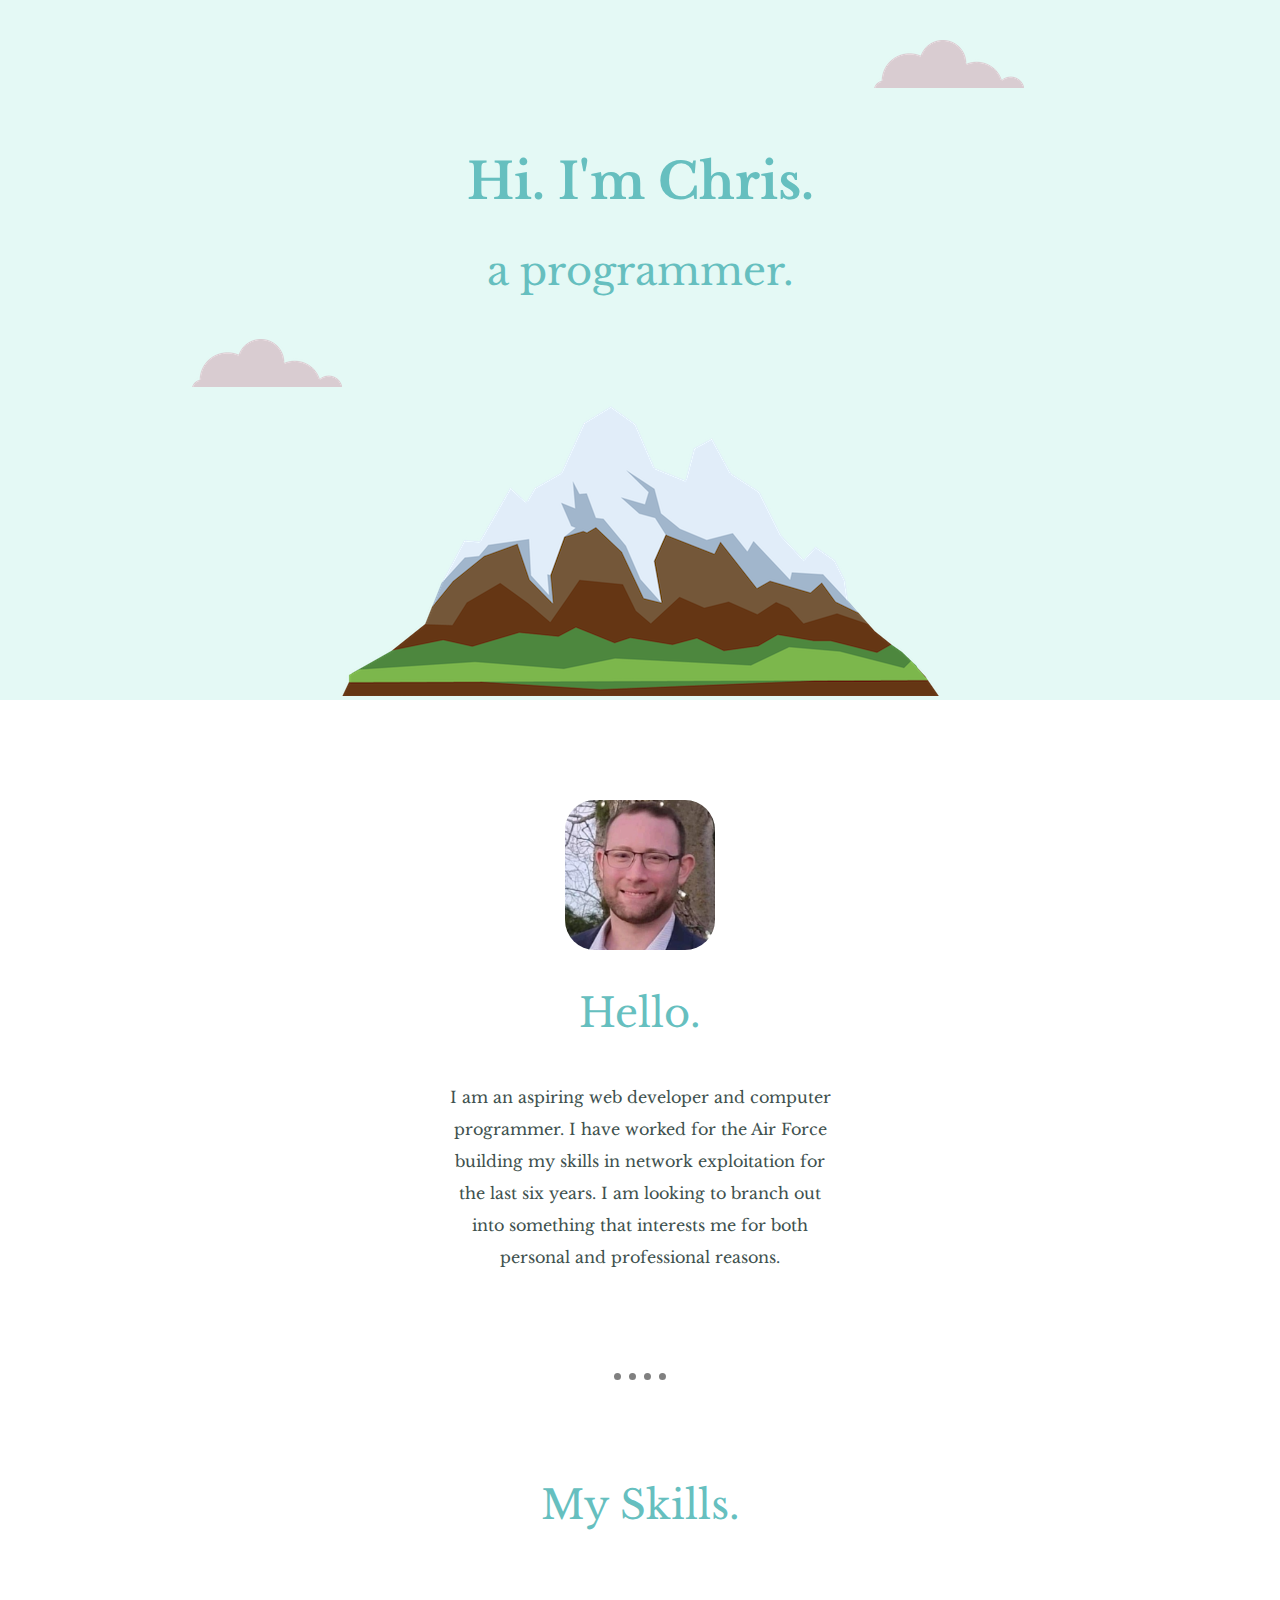
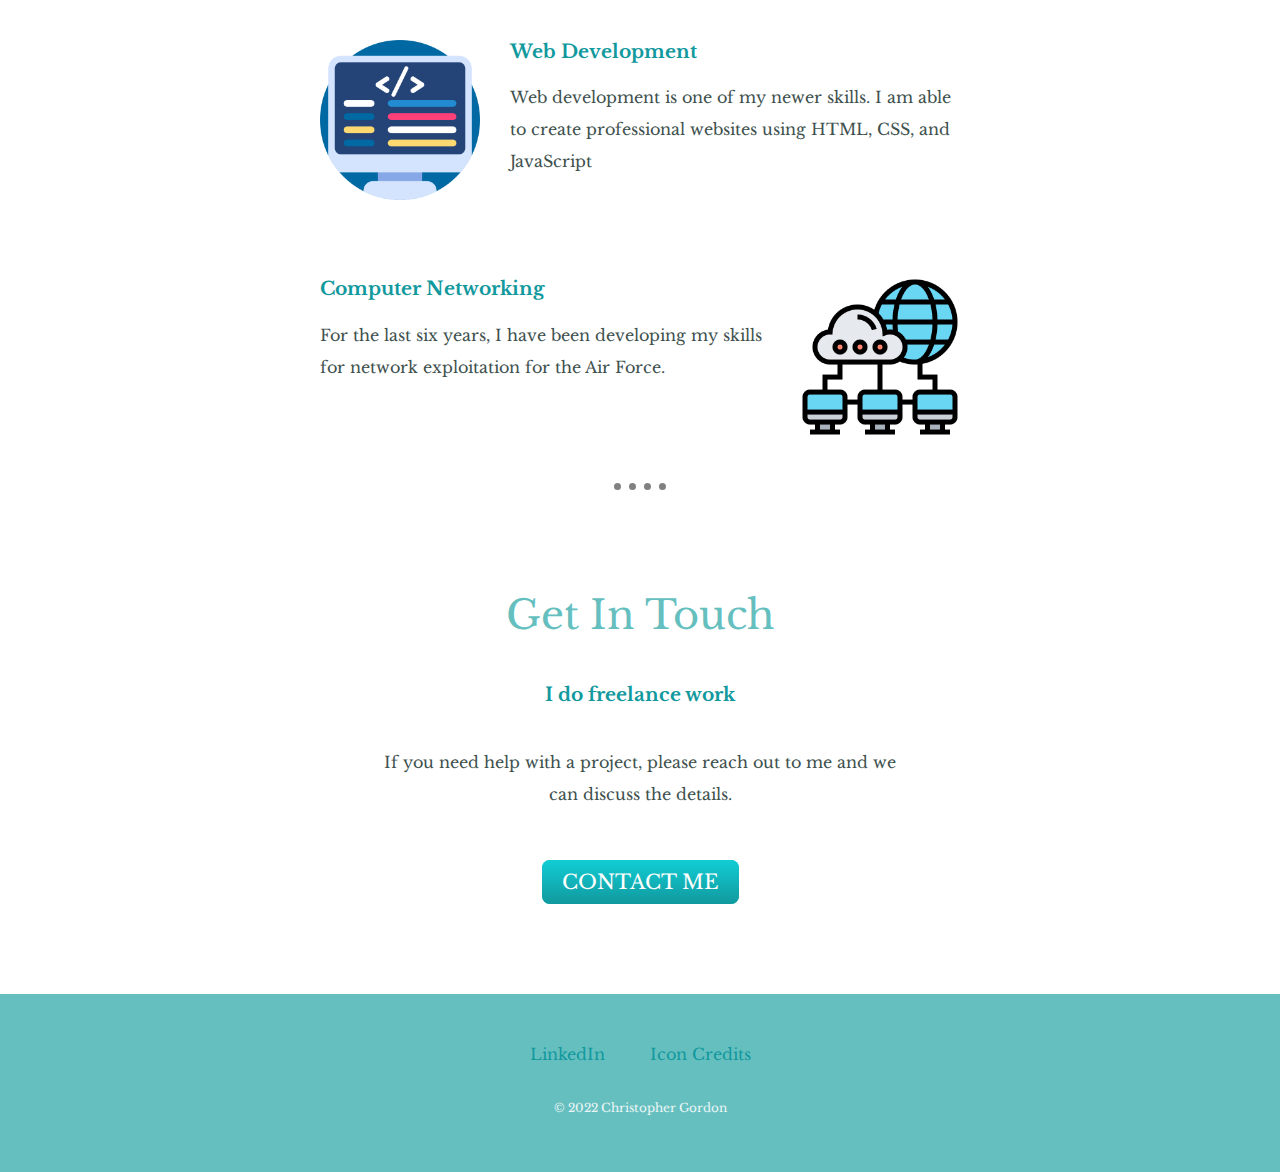
<file: index.html>
<!DOCTYPE html>
    <head>
        <meta charset="UTF-8">
        <title>Chris Gordon</title>

        <link rel="stylesheet" href="css/styles.css">
        <link rel="icon" href="favicon.ico?v=2">

        <link rel="preconnect" href="https://fonts.googleapis.com">
        <link rel="preconnect" href="https://fonts.gstatic.com" crossorigin>

        <link href="https://fonts.googleapis.com/css2?family=Libre+Baskerville:ital@1&display=swap" rel="stylesheet">
        <link href="https://fonts.googleapis.com/css2?family=Libre+Baskerville&display=swap" rel="stylesheet">

    </head>
    <body>
        
        <div class="top-container">
            <img class="top-cloud" src="images/cloud.png" alt="cloud-img">
            <h1>Hi. I'm Chris.</h1>
            <h2>a programmer.</h2>
            <img class="bottom-cloud" src="images/cloud.png" alt="cloud-img">
            <img src="images/mountain.png" alt="mountain-img">
        </div>
        
        <div class="middle-container">
            <div class="profile">
              <img id="chris-picture" src="images/ProfilePicture(1).jfif" alt="Chris Profile Picture">
              <h2>Hello.</h2>
              <p class="intro">I am an aspiring web developer and computer programmer. 
                I have worked for the Air Force building my skills in network exploitation for the last six years.
                I am looking to branch out into something that interests me for both personal and professional reasons.</p>
              
            </div>
            <hr>
            <div class="skills">
              <h2>My Skills.</h2>
              <div class="skill-row">
                <img class="development-img" src="images/web development.png" alt="development-img">
                <h3>Web Development</h3>
                <p>Web development is one of my newer skills. I am able to create professional websites using HTML, CSS, and JavaScript</p>
              </div>
              <div class="skill-row">
                <img class="computer-img" src="images/computerNetworking.png" alt="computer-img">
                <h3>Computer Networking</h3>
                <p>For the last six years, I have been developing my skills for network exploitation for the Air Force.</p>
              </div>
            </div>
            <hr>
            <div class="contact-me">
              <h2>Get In Touch</h2>
              <h3>I do freelance work</h3>
              <p class="contact-message">If you need help with a project, please reach out to me and we can discuss the details.</p>
              <a class="btn" href="mailto:chrisgordon93@protonmail.com">CONTACT ME</a>
            </div>
          </div>
          
          
          <div class="bottom-container">
            <a class="footer-link" href="https://www.linkedin.com/in/christopherpgordon/">LinkedIn</a>
            <a class="footer-link" href="iconCredits.html">Icon Credits</a>
            <p class="copyright">© 2022 Christopher Gordon</p>
          </div>
    </body>
</html>
</file>
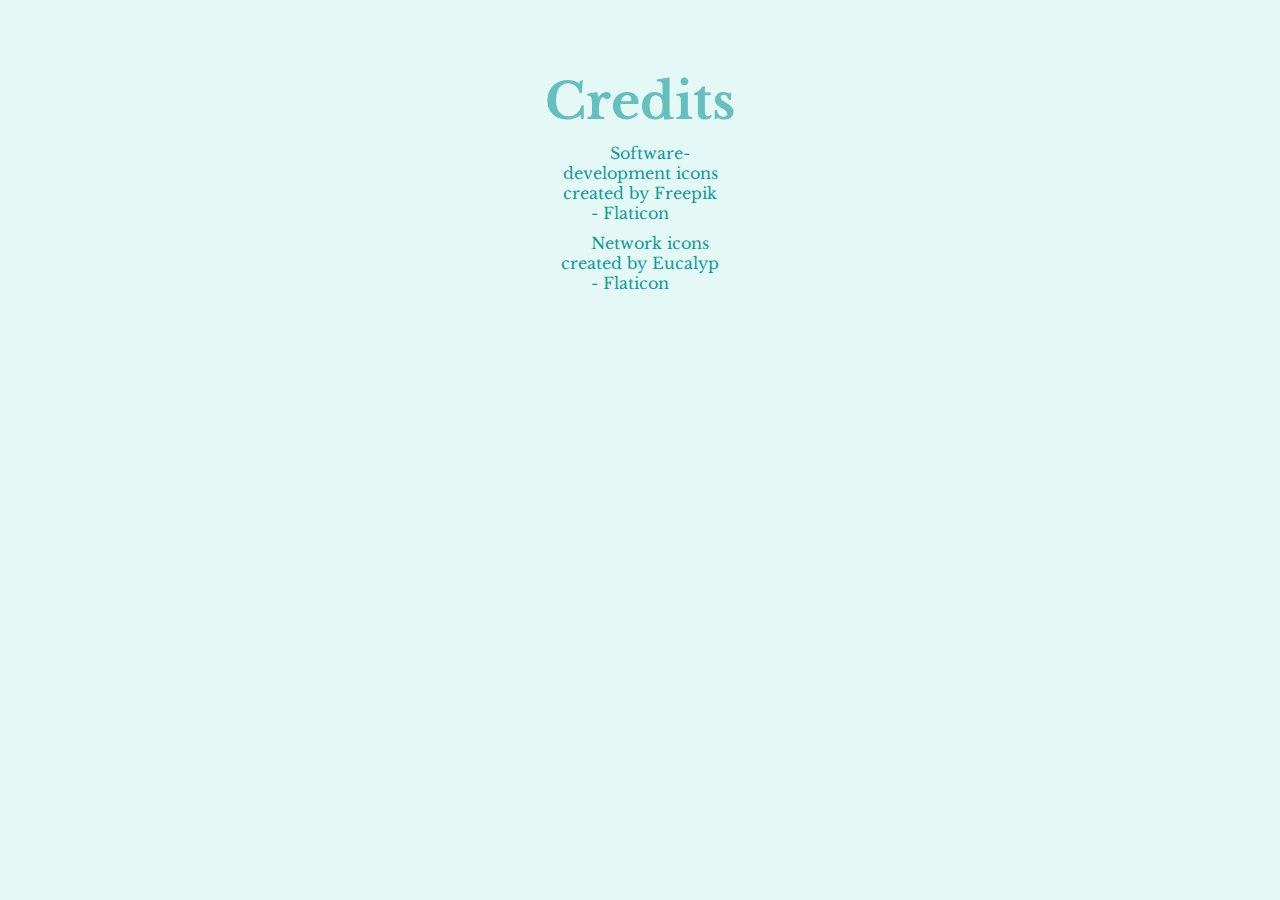
<file: iconCredits.html>
<!DOCTYPE html>
    <head>
        <meta charset="UTF-8">
        <title>Icon Credits</title>

        <link rel="icon" href="favicon.ico?v=2">

        <link rel="preconnect" href="https://fonts.googleapis.com">
        <link rel="preconnect" href="https://fonts.gstatic.com" crossorigin>

        <link href="https://fonts.googleapis.com/css2?family=Libre+Baskerville:ital@1&display=swap" rel="stylesheet">
        <link href="https://fonts.googleapis.com/css2?family=Libre+Baskerville&display=swap" rel="stylesheet">

        <link rel="stylesheet" href="css/styles.css">
    </head>
    <body class="credit-container">
        <div>
            <div class="credit-top-container">
                <h1>Credits</h1>
                <div class="credit1">
                    <a href="https://www.flaticon.com/free-icons/software-development" title="software-development icons">Software-development icons created by Freepik - Flaticon</a></li>
                </div>
                <div class="credit2">
                    <a href="https://www.flaticon.com/free-icons/network" title="network icons">Network icons created by Eucalyp - Flaticon</a></li>
                </div>
            </div>
        </div>
    </body>
</html>
</file>
<file: css/styles.css>
a {
    color: #11999E;
    font-family: 'Libre Baskerville', serif;
    margin: 10px 20px;
    text-decoration: none;
}

a:hover {
    color: #EAF6F6;
}

body {
    margin: 0 auto;
    text-align: center;
    font-family: 'Libre Baskerville', serif;
    color: #40514E;
}

h1 {
    color: #66BFBF;
    font-size: 3.125rem;
    margin: 50px auto 0 auto;
}

h2 {
    font-size: 2.5rem;
    color: #66BFBF;
    font-weight: normal;
    padding-bottom: 10px;
}

h3 {
    color: #11999E;
}

hr {
    border-style: dotted none none ;
    border-color: gray;
    border-width: 7px;
    width: 4%;
    margin: 100px auto;
}

p {
    line-height: 2;
}


.bottom-cloud {
    position: absolute;
    left: 15%;
}
.bottom-container {
    background-color: #66BFBF;
    padding-bottom: 20px;
    padding-top: 50px;
}

.btn {
    background: #11cdd4;
    background-image: -webkit-linear-gradient(top, #11cdd4, #11999e);
    background-image: -moz-linear-gradient(top, #11cdd4, #11999e);
    background-image: -ms-linear-gradient(top, #11cdd4, #11999e);
    background-image: -o-linear-gradient(top, #11cdd4, #11999e);
    background-image: linear-gradient(to bottom, #11cdd4, #11999e);
    -webkit-border-radius: 8;
    -moz-border-radius: 8;
    border-radius: 8px;
    font-family: 'Libre Baskerville', serif;
    color: #ffffff;
    font-size: 20px;
    padding: 10px 20px 10px 20px;
    text-decoration: none;
  }
  
  .btn:hover {
    background: #30e3cb;
    background-image: -webkit-linear-gradient(top, #30e3cb, #2bc4ad);
    background-image: -moz-linear-gradient(top, #30e3cb, #2bc4ad);
    background-image: -ms-linear-gradient(top, #30e3cb, #2bc4ad);
    background-image: -o-linear-gradient(top, #30e3cb, #2bc4ad);
    background-image: linear-gradient(to bottom, #30e3cb, #2bc4ad);
    text-decoration: none;
  }

.computer-img {
    float: right;
    width: 25%;
    margin-left: 30px;
}

.contact-message {
    width: 40%;
    margin: 40px auto 60px;
}

.copyright {
    color: #EAF6F6;
    font-size: 0.75rem;
    padding: 20px 0;
}

.credit1 {
    width: 50%;
    margin: 10px auto;
}

.credit2 {
    width: 50%;
    margin: 10px auto;
}

.credit-container {
    background-color: #E4F9F5;
    padding-top: 100px;
    padding-bottom: 55px;
    position: relative;
    width: 50%;
}

.credit-top-container {
    position: absolute;
    top: 20px;
    margin: auto 25%;
}

.development-img {
    float: left;
    width: 25%;
    margin-right: 30px;
}

.intro {
    width: 30%;
    margin: auto;
    }

.middle-container {
    margin: 100px 0;
}

.skill-row {
    width: 50%;
    margin: 100px auto;
    text-align: left;
    }

.top-cloud {
    position: absolute;
    top: 40px;
    right: 20%;
}

.top-container {
    background-color: #E4F9F5;
    padding-top: 100px;
    position: relative;
}

/*******/

#chris-picture {
height: 150px;
width: 150px;
border-radius: 20%;
}

#icon1 {
    position: absolute;
    left: 3%;
    margin-top: 0;
}

#icon2 {
    position: absolute;
    left: 3%;
}
</file>
